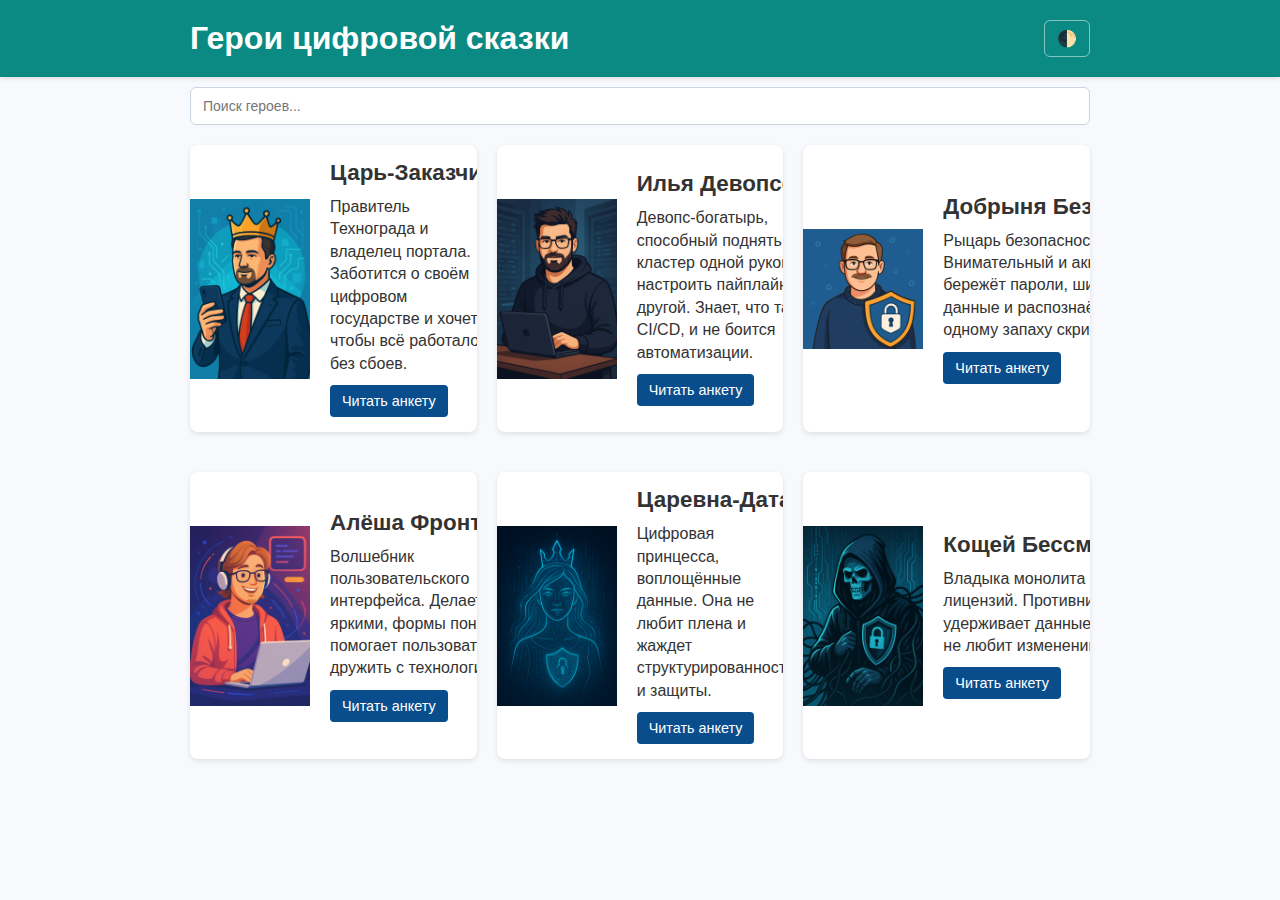
<file: index.html>
<!DOCTYPE html>
<html lang="ru">
<head>
  <meta charset="UTF-8">
  <meta name="viewport" content="width=device-width, initial-scale=1.0">
  <title>Герои цифровой сказки</title>
  <link rel="stylesheet" href="style.css">
</head>
<body>
  <header>
    <div class="header-bar">
      <h1>Герои цифровой сказки</h1>
      <button class="theme-toggle" type="button" aria-label="Переключить тему">🌓</button>
    </div>
  </header>
  <div class="tools">
    <input id="search" class="search-input" type="search" placeholder="Поиск героев..." autocomplete="off">
  </div>
  <div class="container">
    <div class="cards">
    <!-- Царь-Заказчик -->
    <div class="card" data-name="Царь-Заказчик" data-tags="правитель заказчик владелец портал">
      <img src="images/tsar.png" alt="Царь-Заказчик">
      <div class="card-content">
        <h2>Царь‑Заказчик</h2>
        <p>Правитель Технограда и владелец портала. Заботится о своём цифровом государстве и хочет, чтобы всё работало без сбоев.</p>
        <a href="tsar.html">Читать анкету</a>
      </div>
    </div>
    <!-- Илья Девопсевич -->
    <div class="card" data-name="Илья Девопсевич" data-tags="devops девопс ci cd инфраструктура">
      <img src="images/ilya.png" alt="Илья Девопсевич">
      <div class="card-content">
        <h2>Илья Девопсевич</h2>
        <p>Девопс‑богатырь, способный поднять кластер одной рукой и настроить пайплайн другой. Знает, что такое CI/CD, и не боится автоматизации.</p>
        <a href="ilya.html">Читать анкету</a>
      </div>
    </div>
    <!-- Добрыня Безопасович -->
    <div class="card" data-name="Добрыня Безопасович" data-tags="security безопасность шифрование пароли">
      <img src="images/dobrynya.png" alt="Добрыня Безопасович">
      <div class="card-content">
        <h2>Добрыня Безопасович</h2>
        <p>Рыцарь безопасности. Внимательный и аккуратный, он бережёт пароли, шифрует данные и распознаёт угрозы по одному запаху скрипта.</p>
        <a href="dobrynya.html">Читать анкету</a>
      </div>
    </div>
    <!-- Алёша Фронтендов -->
    <div class="card" data-name="Алёша Фронтендов" data-tags="frontend фронтенд ui ux интерфейс">
      <img src="images/alyosha.png" alt="Алёша Фронтендов">
      <div class="card-content">
        <h2>Алёша Фронтендов</h2>
        <p>Волшебник пользовательского интерфейса. Делает кнопки яркими, формы понятными и помогает пользователям дружить с технологиями.</p>
        <a href="alyosha.html">Читать анкету</a>
      </div>
    </div>
    <!-- Царевна‑Дата -->
    <div class="card" data-name="Царевна‑Дата" data-tags="данные data принцесса info">
      <img src="images/tsarevna.png" alt="Царевна-Дата">
      <div class="card-content">
        <h2>Царевна‑Дата</h2>
        <p>Цифровая принцесса, воплощённые данные. Она не любит плена и жаждет структурированности и защиты.</p>
        <a href="tsarevna.html">Читать анкету</a>
      </div>
    </div>
    <!-- Кощей Бессмертный -->
    <div class="card" data-name="Кощей Бессмертный" data-tags="монолит legacy старые системы злодей">
      <img src="images/koschei.png" alt="Кощей Бессмертный">
      <div class="card-content">
        <h2>Кощей Бессмертный</h2>
        <p>Владыка монолита и старых лицензий. Противник героям, удерживает данные в плену и не любит изменений.</p>
        <a href="koschei.html">Читать анкету</a>
      </div>
    </div>
    </div>
  </div>
  <script src="script.js"></script>
</body>
</html>
</file>
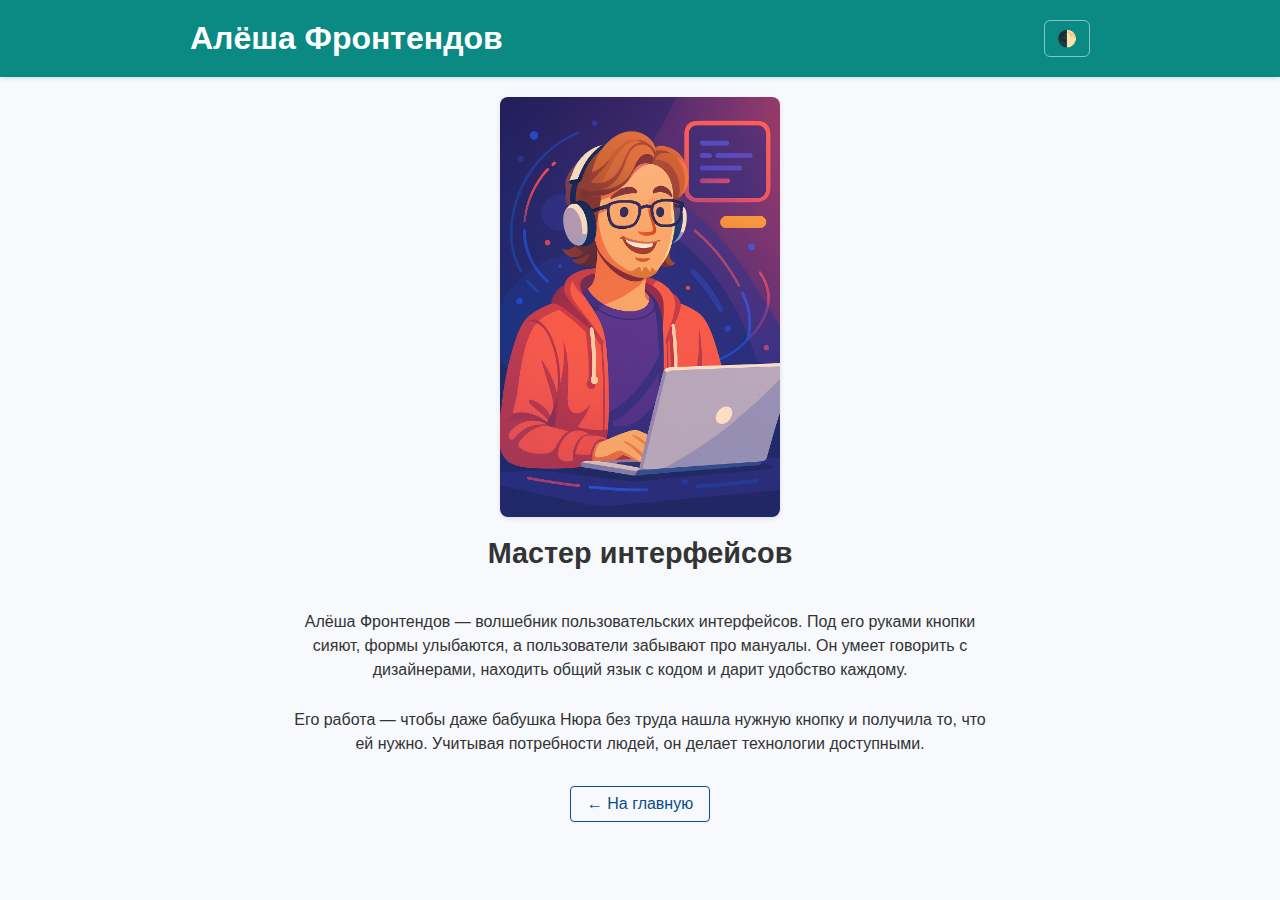
<file: alyosha.html>
<!DOCTYPE html>
<html lang="ru">
<head>
  <meta charset="UTF-8">
  <meta name="viewport" content="width=device-width, initial-scale=1.0">
  <title>Алёша Фронтендов</title>
  <link rel="stylesheet" href="style.css">
</head>
<body>
  <header>
    <div class="header-bar">
      <h1>Алёша Фронтендов</h1>
      <button class="theme-toggle" type="button" aria-label="Переключить тему">🌓</button>
    </div>
  </header>
  <div class="container profile">
    <img src="images/alyosha.png" alt="Алёша Фронтендов">
    <h2>Мастер интерфейсов</h2>
    <p>Алёша Фронтендов — волшебник пользовательских интерфейсов. Под его руками кнопки сияют, формы улыбаются, а пользователи забывают про мануалы. Он умеет говорить с дизайнерами, находить общий язык с кодом и дарит удобство каждому.</p>
    <p>Его работа — чтобы даже бабушка Нюра без труда нашла нужную кнопку и получила то, что ей нужно. Учитывая потребности людей, он делает технологии доступными.</p>
    <a class="back-link" href="index.html">← На главную</a>
  </div>
  <script src="script.js"></script>
</body>
</html>
</file>
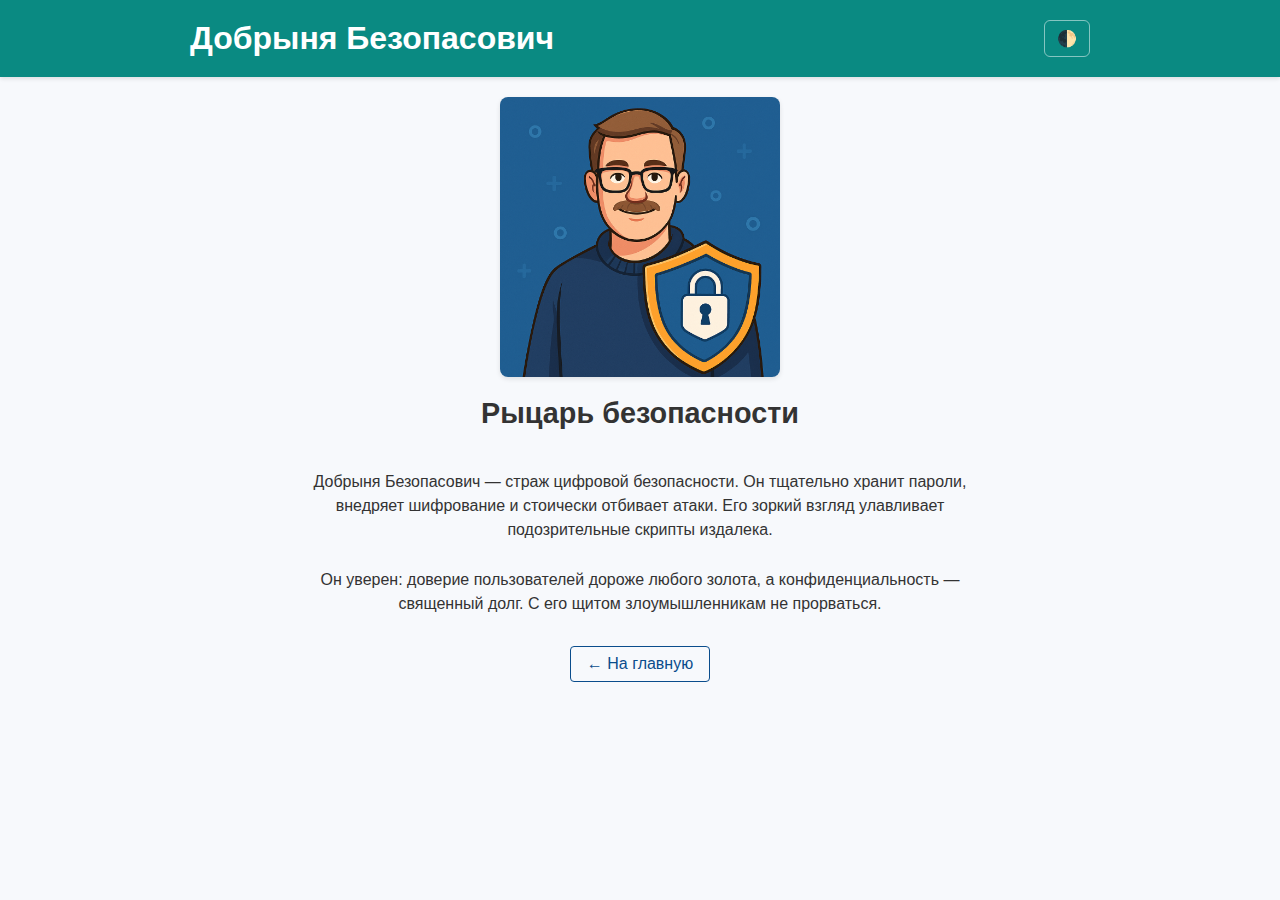
<file: dobrynya.html>
<!DOCTYPE html>
<html lang="ru">
<head>
  <meta charset="UTF-8">
  <meta name="viewport" content="width=device-width, initial-scale=1.0">
  <title>Добрыня Безопасович</title>
  <link rel="stylesheet" href="style.css">
</head>
<body>
  <header>
    <div class="header-bar">
      <h1>Добрыня Безопасович</h1>
      <button class="theme-toggle" type="button" aria-label="Переключить тему">🌓</button>
    </div>
  </header>
  <div class="container profile">
    <img src="images/dobrynya.png" alt="Добрыня Безопасович">
    <h2>Рыцарь безопасности</h2>
    <p>Добрыня Безопасович — страж цифровой безопасности. Он тщательно хранит пароли, внедряет шифрование и стоически отбивает атаки. Его зоркий взгляд улавливает подозрительные скрипты издалека.</p>
    <p>Он уверен: доверие пользователей дороже любого золота, а конфиденциальность — священный долг. С его щитом злоумышленникам не прорваться.</p>
    <a class="back-link" href="index.html">← На главную</a>
  </div>
  <script src="script.js"></script>
</body>
</html>
</file>
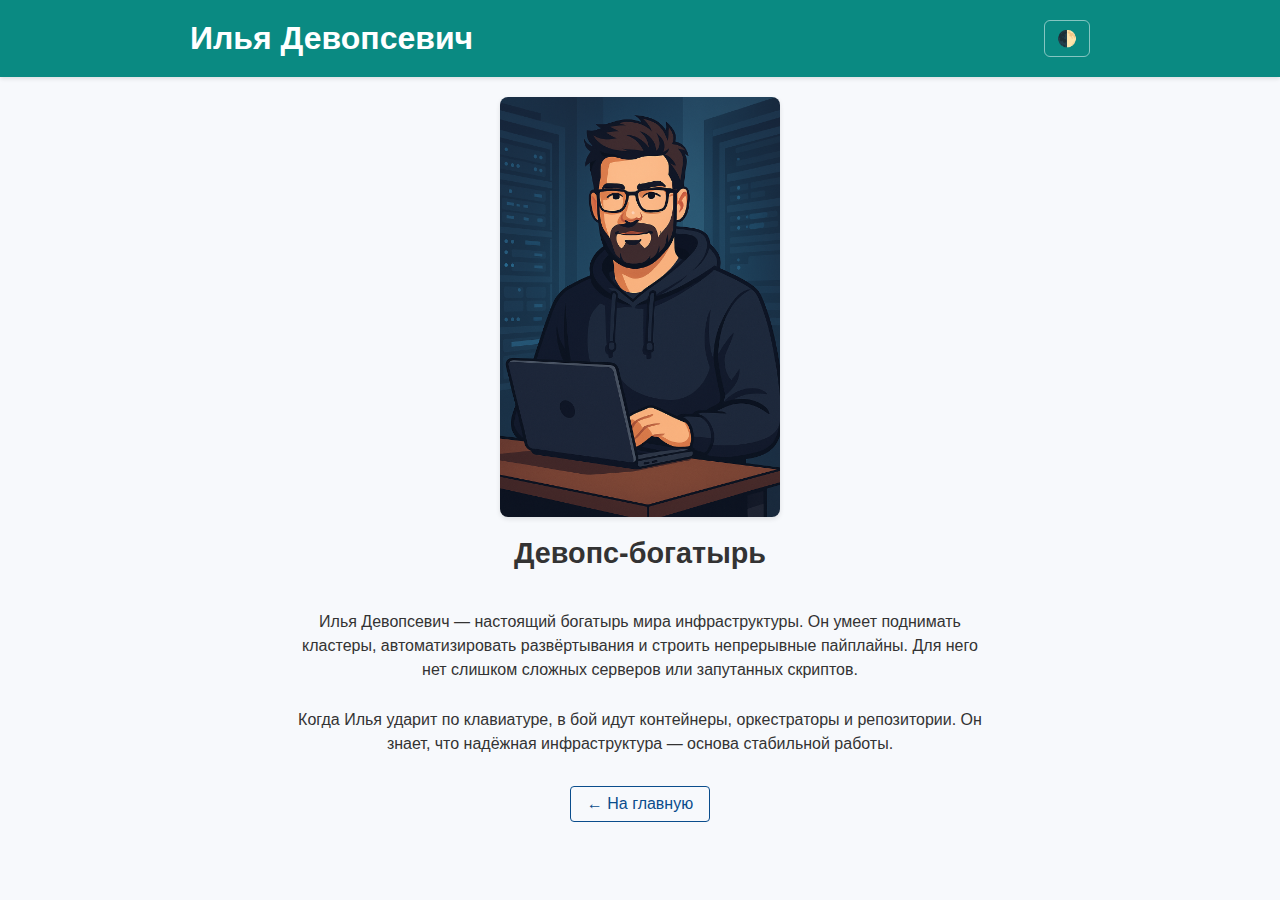
<file: ilya.html>
<!DOCTYPE html>
<html lang="ru">
<head>
  <meta charset="UTF-8">
  <meta name="viewport" content="width=device-width, initial-scale=1.0">
  <title>Илья Девопсевич</title>
  <link rel="stylesheet" href="style.css">
</head>
<body>
  <header>
    <div class="header-bar">
      <h1>Илья Девопсевич</h1>
      <button class="theme-toggle" type="button" aria-label="Переключить тему">🌓</button>
    </div>
  </header>
  <div class="container profile">
    <img src="images/ilya.png" alt="Илья Девопсевич">
    <h2>Девопс‑богатырь</h2>
    <p>Илья Девопсевич — настоящий богатырь мира инфраструктуры. Он умеет поднимать кластеры, автоматизировать развёртывания и строить непрерывные пайплайны. Для него нет слишком сложных серверов или запутанных скриптов.</p>
    <p>Когда Илья ударит по клавиатуре, в бой идут контейнеры, оркестраторы и репозитории. Он знает, что надёжная инфраструктура — основа стабильной работы.</p>
    <a class="back-link" href="index.html">← На главную</a>
  </div>
  <script src="script.js"></script>
</body>
</html>
</file>
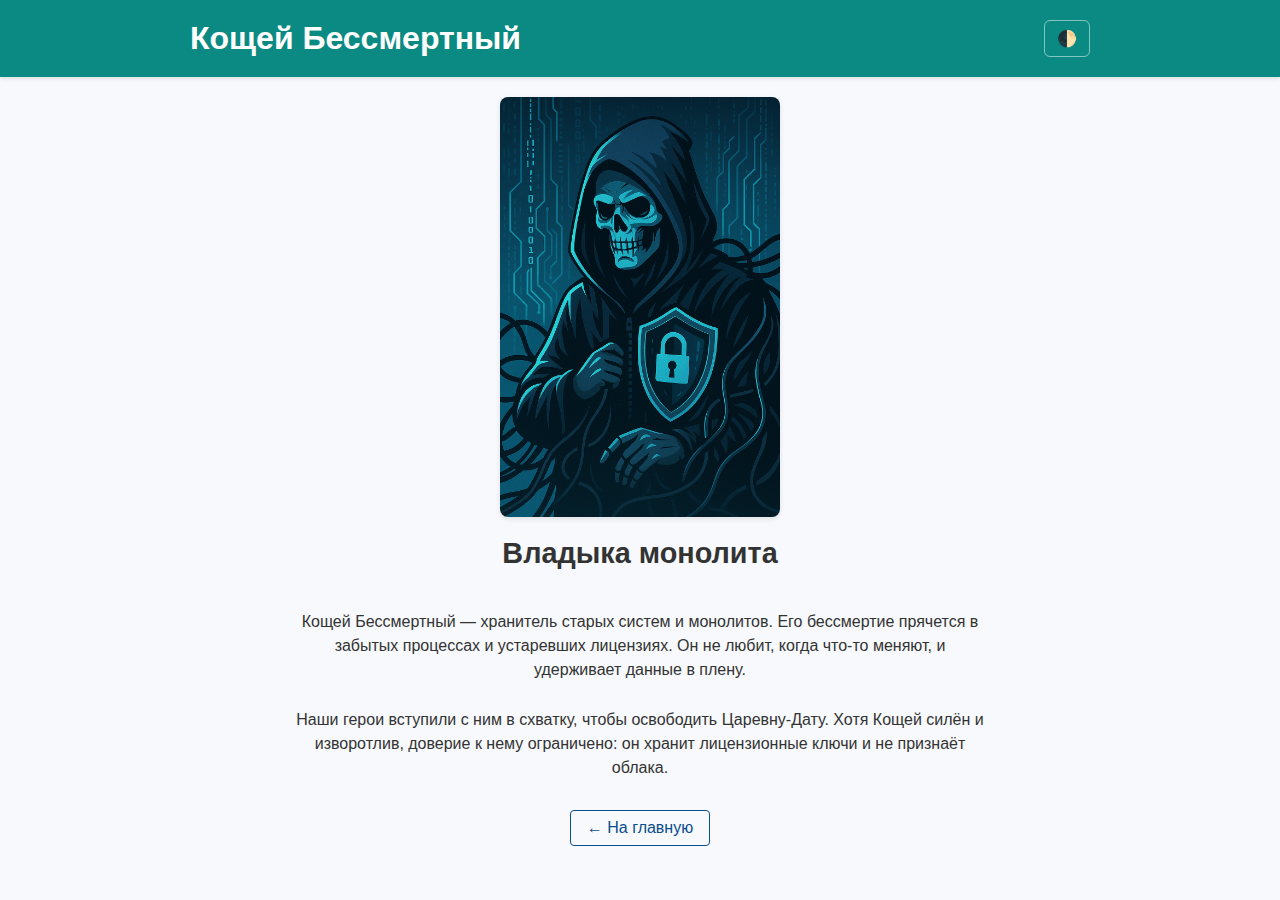
<file: koschei.html>
<!DOCTYPE html>
<html lang="ru">
<head>
  <meta charset="UTF-8">
  <meta name="viewport" content="width=device-width, initial-scale=1.0">
  <title>Кощей Бессмертный</title>
  <link rel="stylesheet" href="style.css">
</head>
<body>
  <header>
    <div class="header-bar">
      <h1>Кощей Бессмертный</h1>
      <button class="theme-toggle" type="button" aria-label="Переключить тему">🌓</button>
    </div>
  </header>
  <div class="container profile">
    <img src="images/koschei.png" alt="Кощей Бессмертный">
    <h2>Владыка монолита</h2>
    <p>Кощей Бессмертный — хранитель старых систем и монолитов. Его бессмертие прячется в забытых процессах и устаревших лицензиях. Он не любит, когда что‑то меняют, и удерживает данные в плену.</p>
    <p>Наши герои вступили с ним в схватку, чтобы освободить Царевну‑Дату. Хотя Кощей силён и изворотлив, доверие к нему ограничено: он хранит лицензионные ключи и не признаёт облака.</p>
    <a class="back-link" href="index.html">← На главную</a>
  </div>
  <script src="script.js"></script>
</body>
</html>
</file>
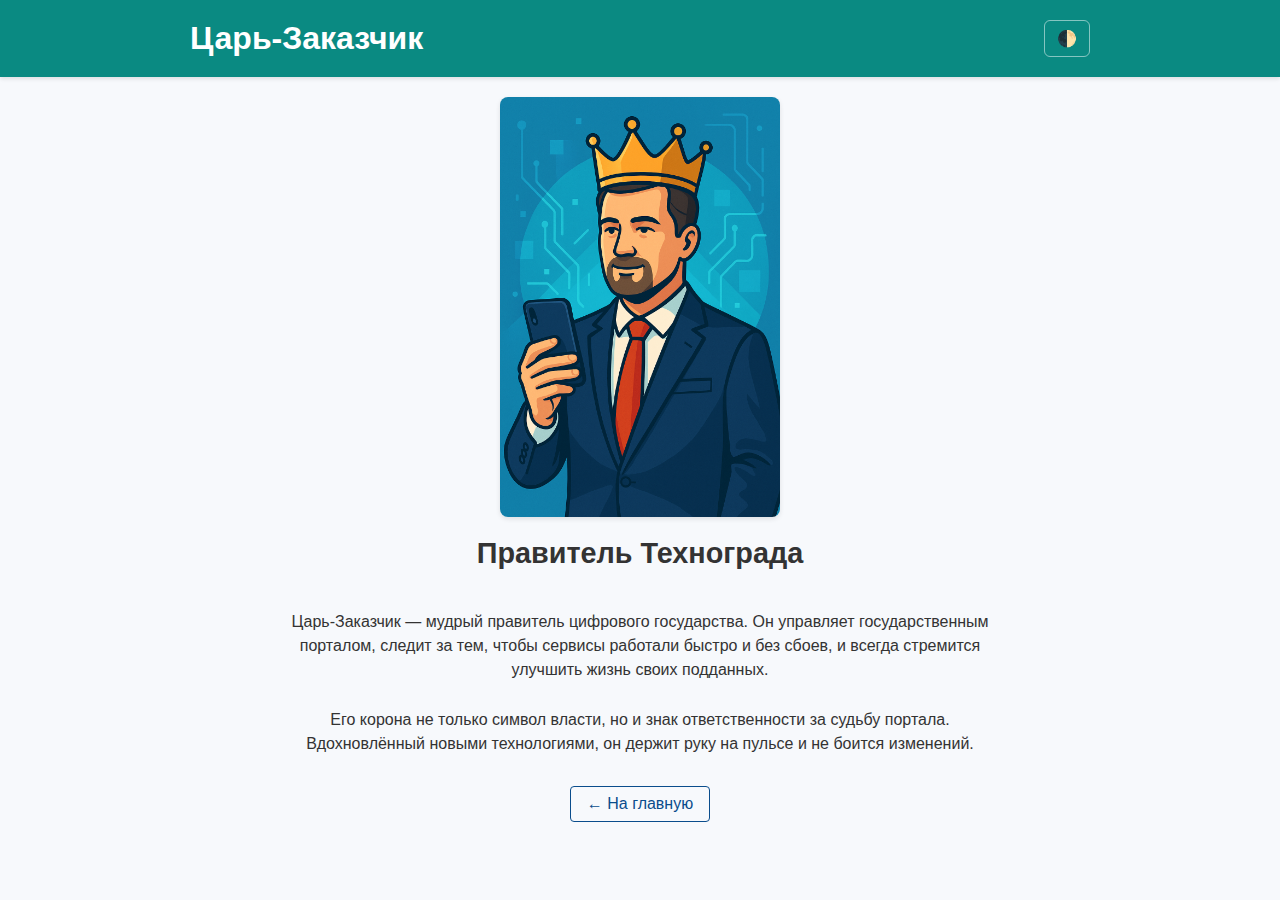
<file: tsar.html>
<!DOCTYPE html>
<html lang="ru">
<head>
  <meta charset="UTF-8">
  <meta name="viewport" content="width=device-width, initial-scale=1.0">
  <title>Царь‑Заказчик</title>
  <link rel="stylesheet" href="style.css">
</head>
<body>
  <header>
    <div class="header-bar">
      <h1>Царь‑Заказчик</h1>
      <button class="theme-toggle" type="button" aria-label="Переключить тему">🌓</button>
    </div>
  </header>
  <div class="container profile">
    <img src="images/tsar.png" alt="Царь‑Заказчик">
    <h2>Правитель Технограда</h2>
    <p>Царь‑Заказчик — мудрый правитель цифрового государства. Он управляет государственным порталом, следит за тем, чтобы сервисы работали быстро и без сбоев, и всегда стремится улучшить жизнь своих подданных.</p>
    <p>Его корона не только символ власти, но и знак ответственности за судьбу портала. Вдохновлённый новыми технологиями, он держит руку на пульсе и не боится изменений.</p>
    <a class="back-link" href="index.html">← На главную</a>
  </div>
  <script src="script.js"></script>
</body>
</html>
</file>
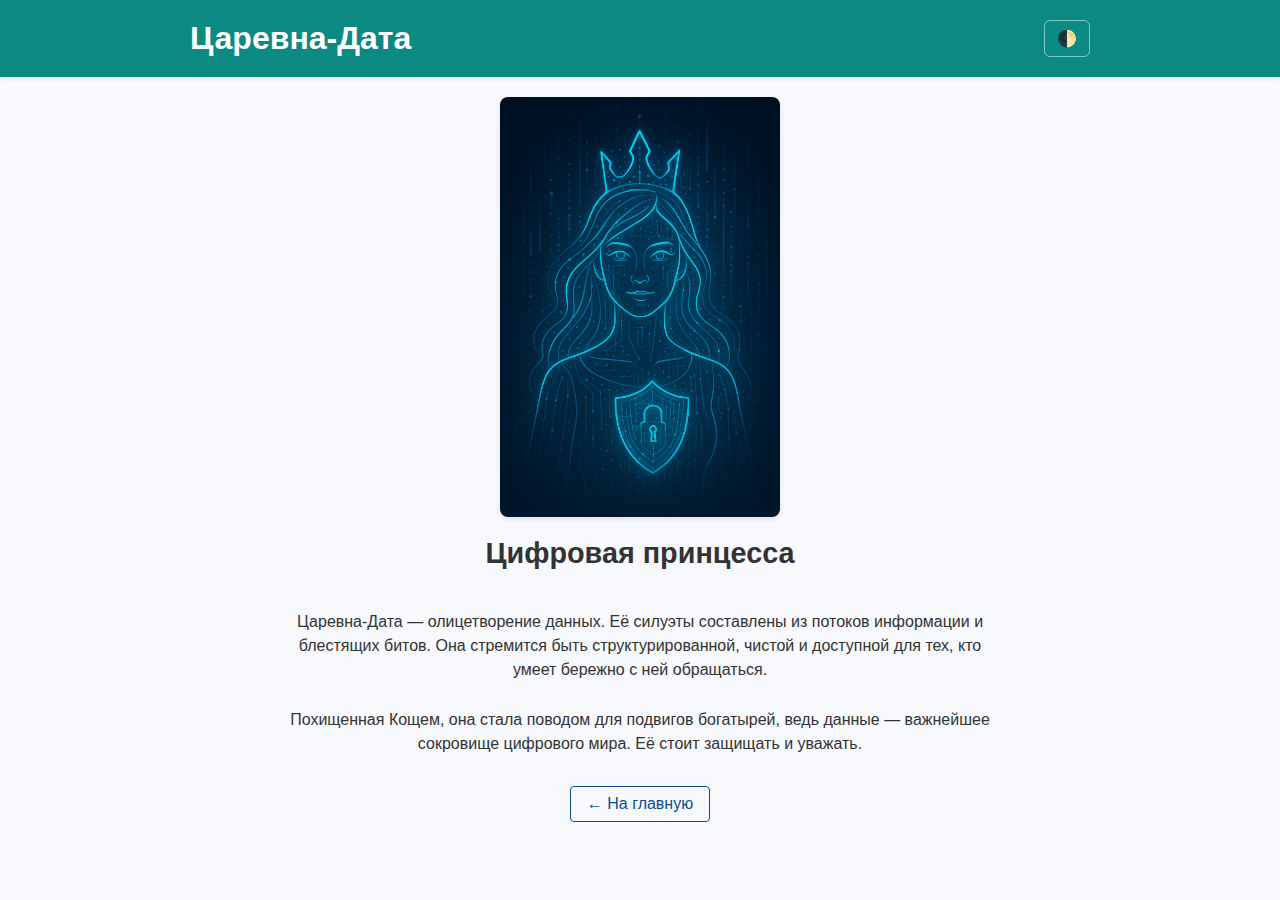
<file: tsarevna.html>
<!DOCTYPE html>
<html lang="ru">
<head>
  <meta charset="UTF-8">
  <meta name="viewport" content="width=device-width, initial-scale=1.0">
  <title>Царевна‑Дата</title>
  <link rel="stylesheet" href="style.css">
</head>
<body>
  <header>
    <div class="header-bar">
      <h1>Царевна‑Дата</h1>
      <button class="theme-toggle" type="button" aria-label="Переключить тему">🌓</button>
    </div>
  </header>
  <div class="container profile">
    <img src="images/tsarevna.png" alt="Царевна‑Дата">
    <h2>Цифровая принцесса</h2>
    <p>Царевна‑Дата — олицетворение данных. Её силуэты составлены из потоков информации и блестящих битов. Она стремится быть структурированной, чистой и доступной для тех, кто умеет бережно с ней обращаться.</p>
    <p>Похищенная Кощем, она стала поводом для подвигов богатырей, ведь данные — важнейшее сокровище цифрового мира. Её стоит защищать и уважать.</p>
    <a class="back-link" href="index.html">← На главную</a>
  </div>
  <script src="script.js"></script>
</body>
</html>
</file>
<file: style.css>
/* Common styles for the digital fairy‑tale site */

body {
  margin: 0;
  font-family: 'Segoe UI', Tahoma, Geneva, Verdana, sans-serif;
  background-color: #f7f9fc;
  color: #333;
}

header {
  background-color: hsl(176, 87%, 29%);
  color: #fff;
  padding: 20px 0;
  text-align: center;
  box-shadow: 0 2px 4px rgba(0, 0, 0, 0.1);
}

header h1 {
  margin: 0;
  font-size: 2em;
}

/* Header bar: title + actions (e.g., theme toggle) */
.header-bar {
  max-width: 900px;
  margin: 0 auto;
  padding: 0 20px;
  display: flex;
  align-items: center;
  justify-content: space-between;
}

.theme-toggle {
  appearance: none;
  border: 1px solid rgba(255, 255, 255, 0.5);
  background: transparent;
  color: #fff;
  padding: 8px 12px;
  border-radius: 6px;
  cursor: pointer;
  font-size: 16px;
}

.theme-toggle:hover {
  background: rgba(255, 255, 255, 0.1);
}

.container {
  max-width: 900px;
  margin: 0 auto;
  padding: 20px;
}

/* Top tools row (search) on index page */
.tools {
  max-width: 900px;
  margin: 10px auto 0;
  padding: 0 20px;
}

.search-input {
  width: 100%;
  padding: 10px 12px;
  border: 1px solid #cbd5e1;
  border-radius: 6px;
  font-size: 14px;
  outline: none;
  transition: box-shadow 0.15s ease, border-color 0.15s ease;
}

.search-input:focus {
  border-color: #0a4d8c;
  box-shadow: 0 0 0 3px rgba(10, 77, 140, 0.15);
}

/* Card styles for the index page */
.cards {
  display: grid;
  grid-template-columns: repeat(auto-fill, minmax(280px, 1fr));
  gap: 20px;
}

.card {
  background-color: #fff;
  border-radius: 8px;
  box-shadow: 0 2px 5px rgba(0, 0, 0, 0.1);
  margin-bottom: 20px; /* kept for graceful fallback */
  overflow: hidden;
  display: flex;
  align-items: center;
  transition: transform 0.2s ease;
}

.card:hover {
  transform: translateY(-4px);
}

.card img {
  width: 120px;
  height: auto;
  object-fit: cover;
  flex-shrink: 0;
}

.card-content {
  padding: 15px 20px;
}

.card-content h2 {
  margin-top: 0;
  margin-bottom: 10px;
  font-size: 1.4em;
}

.card-content p {
  margin: 0 0 10px 0;
  line-height: 1.4;
}

.card-content a {
  display: inline-block;
  padding: 8px 12px;
  background-color: #0a4d8c;
  color: #fff;
  border-radius: 4px;
  text-decoration: none;
  font-size: 0.9em;
  transition: background-color 0.2s ease;
}

.card-content a:hover {
  background-color: #083a6a;
}

/* Profile page styles */
.profile {
  display: flex;
  flex-direction: column;
  align-items: center;
  text-align: center;
}

.profile img {
  max-width: 280px;
  border-radius: 8px;
  box-shadow: 0 2px 5px rgba(0, 0, 0, 0.1);
  margin-bottom: 20px;
}

.profile h2 {
  margin-top: 0;
  font-size: 1.8em;
}

.profile p {
  max-width: 700px;
  line-height: 1.5;
  margin-bottom: 10px;
}

.back-link {
  margin-top: 20px;
  display: inline-block;
  color: #0a4d8c;
  text-decoration: none;
  border: 1px solid #0a4d8c;
  padding: 8px 16px;
  border-radius: 4px;
  transition: background-color 0.2s ease, color 0.2s ease;
}

.back-link:hover {
  background-color: #0a4d8c;
  color: #fff;
}

/* Dark theme overrides */
body.dark {
  background-color: #0f172a; /* slate-900 */
  color: #e5e7eb; /* gray-200 */
}

body.dark header {
  background-color: #0b3b6a;
  box-shadow: 0 2px 4px rgba(0, 0, 0, 0.6);
}

body.dark .theme-toggle {
  border-color: rgba(255, 255, 255, 0.4);
  color: #fff;
}

body.dark .theme-toggle:hover {
  background: rgba(255, 255, 255, 0.12);
}

body.dark .card {
  background-color: #1f2937; /* gray-800 */
  box-shadow: 0 1px 3px rgba(0, 0, 0, 0.5);
}

body.dark .card-content a {
  background-color: #2563eb; /* blue-600 */
}

body.dark .card-content a:hover {
  background-color: #1d4ed8; /* blue-700 */
}

body.dark .back-link {
  color: #93c5fd; /* blue-300 */
  border-color: #2563eb;
}

body.dark .back-link:hover {
  background-color: #2563eb;
  color: #fff;
}
</file>
